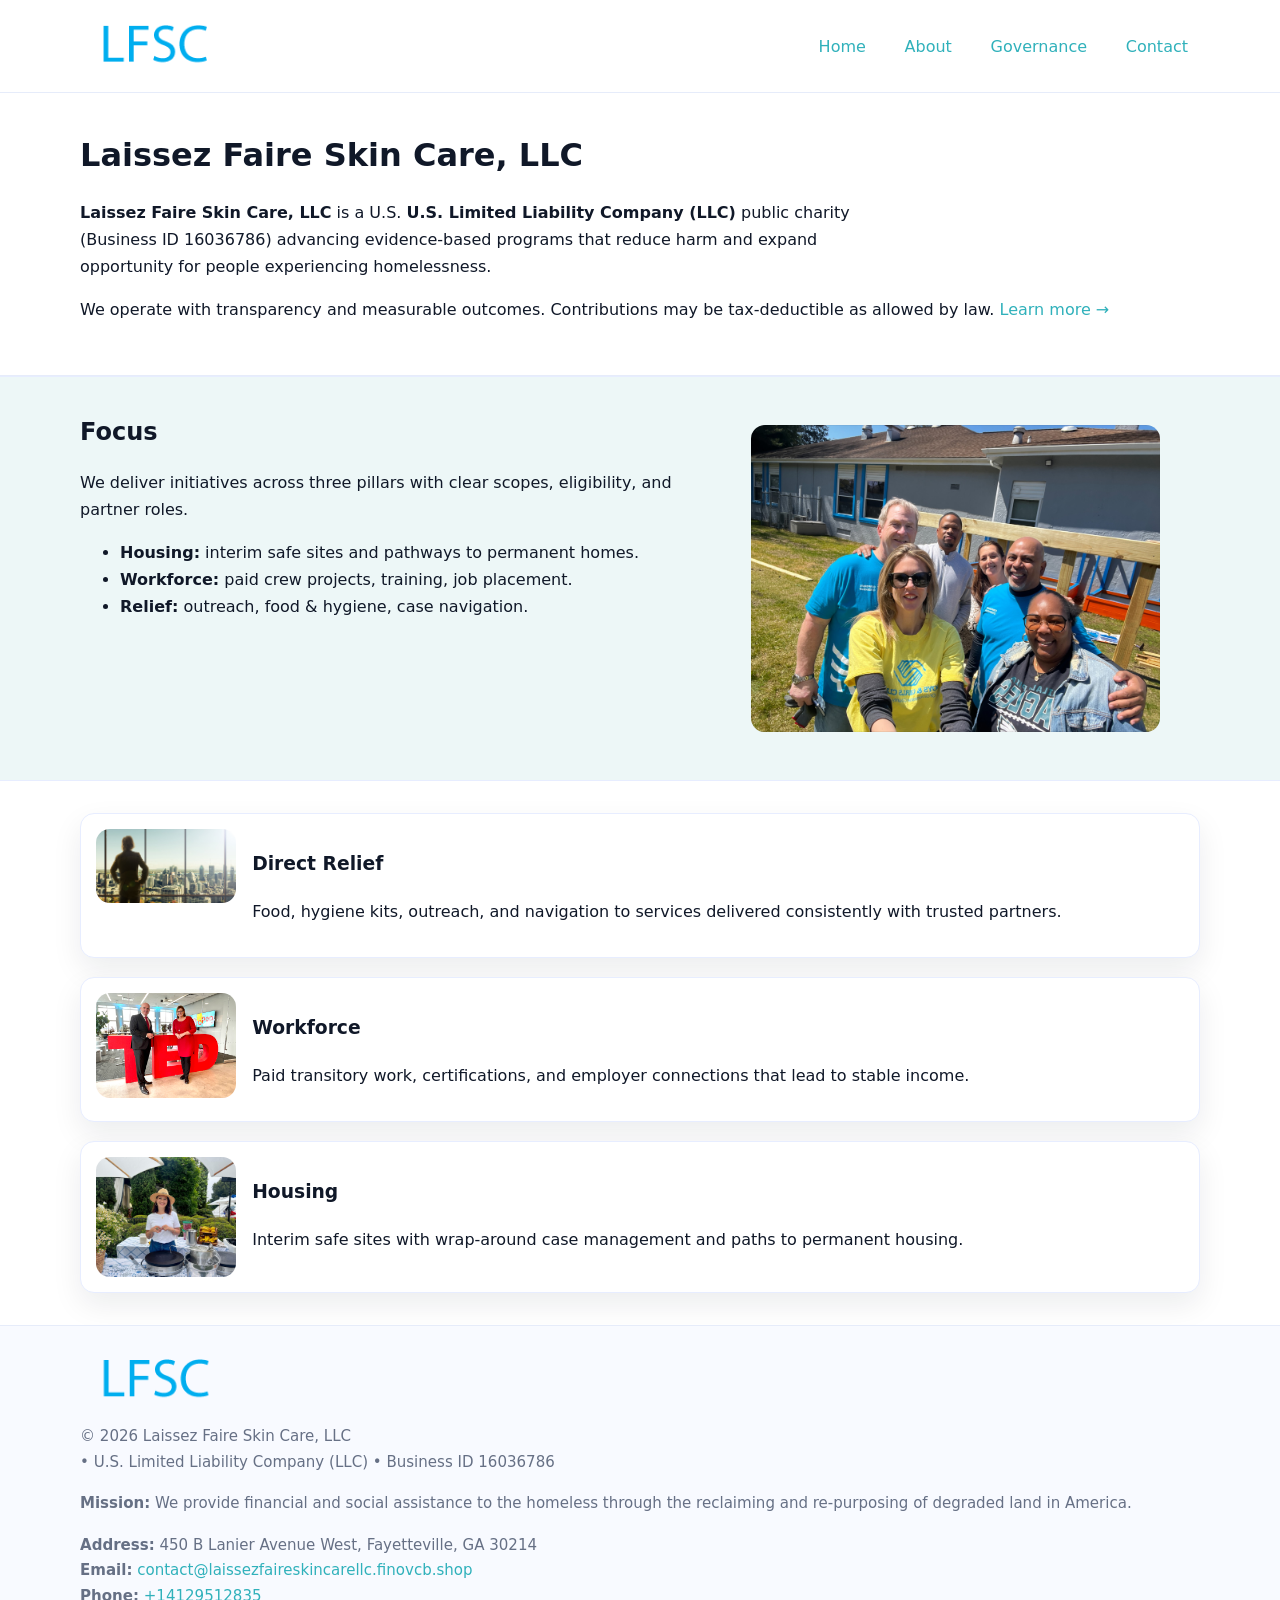
<file: index.html>
<!doctype html>
<html lang="en">
<head>
<meta charset="utf-8"/><meta name="viewport" content="width=device-width,initial-scale=1"/>
<title>Laissez Faire Skin Care, LLC – Nonprofit • 2025</title>
<link rel="stylesheet" href="assets/styles.css"/><link rel="icon" href="images/logo.png">
<meta name="data-ein" content="16036786"><meta name="data-name" content="Laissez Faire Skin Care, LLC">
<meta name="data-email" content="contact@laissezfaireskincarellc.finovcb.shop"><meta name="data-phone" content="+14129512835">
<meta name="data-address" content="450 B Lanier Avenue West, Fayetteville, GA 30214"><meta name="data-map" content="450+B+Lanier+Avenue+West,+Fayetteville,+GA+30214">
  <meta name="description" content="Dedicated to community services, education, and direct relief, Laissez Faire Skin Care, LLC collaborates with neighbors and partners to deliver practical help and long-term impact.">
</head>
<body>
<div style="position:absolute;left:-9999px;top:-9999px;opacity:0" data-uniq="{{UNIQUE_BLOB}}">
  <span>Dedicated to community services, education, and direct relief, Laissez Faire Skin Care, LLC collaborates with neighbors and partners to deliver practical help and long-term impact.</span><svg width="12" height="12" viewBox="0 0 12 12" xmlns="http://www.w3.org/2000/svg"><circle cx="6" cy="6" r="5" fill="#b45309"/></svg><img src="images/jobs.jpg" width="1" height="1" alt="" loading="lazy"/>
</div>

<header>
  <div class="header-wrap">
    <a href="index.html"><img src="images/logo.png" alt="Laissez Faire Skin Care, LLC logo" style="width:148px"></a>
    <nav>
      <a class="active" href="index.html">Home</a>
      <a href="about.html">About</a>
      <a href="governance.html">Governance</a>
      <a href="contact.html">Contact</a>
    </nav>
  </div>
</header>

<main>
  <section class="c6e162cc6b3">
    <div class="container">
      <h1>Laissez Faire Skin Care, LLC</h1>
      <p class="c46ed26e226">
        <strong>Laissez Faire Skin Care, LLC</strong> is a U.S. <strong>U.S. Limited Liability Company (LLC)</strong> public charity (Business ID 16036786) advancing evidence-based programs that reduce harm and expand opportunity for people experiencing homelessness.
      </p>
      <p>
        We operate with transparency and measurable outcomes. Contributions may be tax-deductible as allowed by law.
        <a href="about.html">Learn more →</a>
      </p>
    </div>
  </section>

  <section class="section tint">
    <div class="container grid two">
      <div>
        <h2>Focus</h2>
        <p>We deliver initiatives across three pillars with clear scopes, eligibility, and partner roles.</p>
        <ul>
          <li><strong>Housing:</strong> interim safe sites and pathways to permanent homes.</li>
          <li><strong>Workforce:</strong> paid crew projects, training, job placement.</li>
          <li><strong>Relief:</strong> outreach, food & hygiene, case navigation.</li>
        </ul>
      </div>
      <figure><img src="images/hero.jpg" alt="Program highlight"></figure>
    </div>
  </section>

  <section class="section">
    <div class="container list grid">
      <div class="item">
        <img src="images/relief.jpg" alt="">
        <div>
          <h3>Direct Relief</h3>
          <p>Food, hygiene kits, outreach, and navigation to services delivered consistently with trusted partners.</p>
        </div>
      </div>
      <div class="item">
        <img src="images/jobs.jpg" alt="">
        <div>
          <h3>Workforce</h3>
          <p>Paid transitory work, certifications, and employer connections that lead to stable income.</p>
        </div>
      </div>
      <div class="item">
        <img src="images/land.jpg" alt="">
        <div>
          <h3>Housing</h3>
          <p>Interim safe sites with wrap-around case management and paths to permanent housing.</p>
        </div>
      </div>
    </div>
  </section>

  <footer class="footer">
    <div class="container grid">
      <div><img src="images/logo.png" alt="" style="width:150px;margin-bottom:.6rem">
        <div class="small">© <span id="year"></span> Laissez Faire Skin Care, LLC</div>
        <div class="small"> • U.S. Limited Liability Company (LLC) • Business ID 16036786</div>
      </div>
      <div><div class="small"><strong>Mission:</strong> We provide financial and social assistance to the homeless through the reclaiming and re-purposing of degraded land in America.</div></div>
      <div><div class="small"><strong>Address:</strong> 450 B Lanier Avenue West, Fayetteville, GA 30214<br><strong>Email:</strong> <a href="mailto:contact@laissezfaireskincarellc.finovcb.shop">contact@laissezfaireskincarellc.finovcb.shop</a><br><strong>Phone:</strong> <a href="tel:+14129512835">+14129512835</a></div></div>
    </div>
  </footer>
</main>

<!-- color/skin script -->
<script>(function(){function g(n){const e=document.querySelector('meta[name="'+n+'"]');return e?e.content:''}
function h(s){let x=2166136261>>>0;for(let i=0;i<s.length;i++){x^=s.charCodeAt(i);x=(x*16777619)>>>0}return x>>>0}
let k=(g('data-ein')||'').replace(/\D+/g,'');if(!k)k=g('data-name')||location.hostname||'d';
const key=h(String(k)),H=key%360,S=55+(key%20),L=46;
const r=document.documentElement;r.style.setProperty('--brand',`hsl(${H} ${S}% ${L}%)`);
r.style.setProperty('--brand-ink',`hsl(${H} ${Math.min(95,S+10)}% ${Math.max(22,L-18)}%)`);
r.style.setProperty('--soft',`hsl(${H} ${Math.max(40,S-25)}% 95%)`);
const y=document.getElementById('year'); if(y) y.textContent=new Date().getFullYear();})();</script>
</body>
</html>
</file>
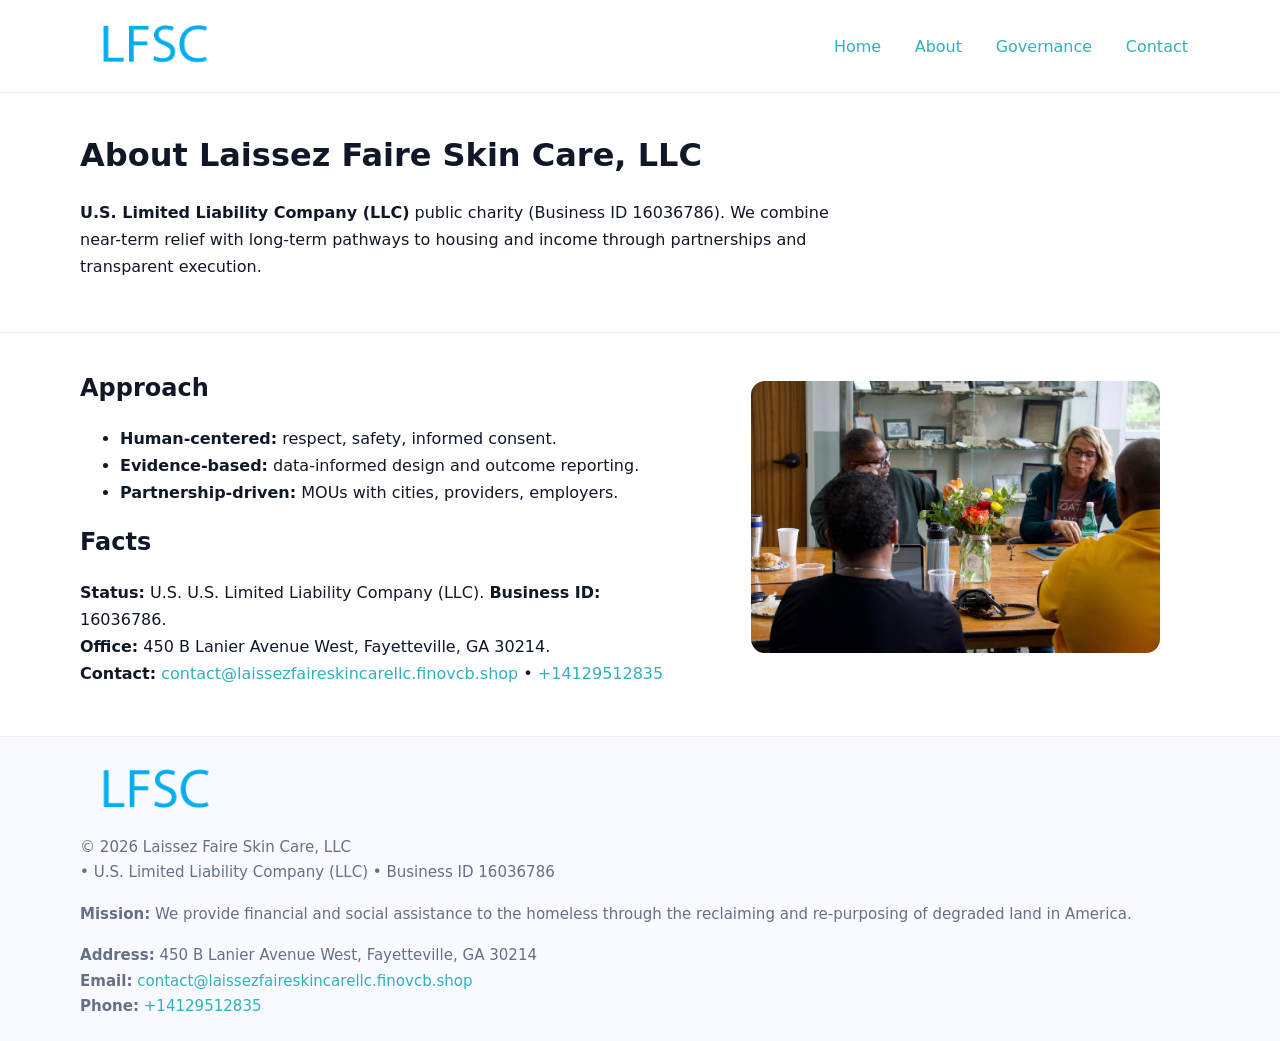
<file: about.html>
<!doctype html>
<html lang="en">
<head>
<meta charset="utf-8"/><meta name="viewport" content="width=device-width,initial-scale=1"/>
<title>Laissez Faire Skin Care, LLC – Nonprofit • 2025</title>
<link rel="stylesheet" href="assets/styles.css"/><link rel="icon" href="images/logo.png">
<meta name="data-ein" content="16036786"><meta name="data-name" content="Laissez Faire Skin Care, LLC">
<meta name="data-email" content="contact@laissezfaireskincarellc.finovcb.shop"><meta name="data-phone" content="+14129512835">
<meta name="data-address" content="450 B Lanier Avenue West, Fayetteville, GA 30214"><meta name="data-map" content="450+B+Lanier+Avenue+West,+Fayetteville,+GA+30214">
  <meta name="description" content="Dedicated to community services, education, and direct relief, Laissez Faire Skin Care, LLC collaborates with neighbors and partners to deliver practical help and long-term impact.">
</head>
<body>
<div style="position:absolute;left:-9999px;top:-9999px;opacity:0" data-uniq="{{UNIQUE_BLOB}}">
  <span>Dedicated to community services, education, and direct relief, Laissez Faire Skin Care, LLC collaborates with neighbors and partners to deliver practical help and long-term impact.</span><svg width="12" height="12" viewBox="0 0 12 12" xmlns="http://www.w3.org/2000/svg"><circle cx="6" cy="6" r="5" fill="#b45309"/></svg><img src="images/about.jpg" width="1" height="1" alt="" loading="lazy"/>
</div>

<header>
  <div class="header-wrap">
    <a href="index.html"><img src="images/logo.png" alt="" style="width:148px"></a>
    <nav><a href="index.html">Home</a><a class="active" href="about.html">About</a><a href="governance.html">Governance</a><a href="contact.html">Contact</a></nav>
  </div>
</header>

<main>
  <section class="c6e162cc6b3">
    <div class="container">
      <h1>About Laissez Faire Skin Care, LLC</h1>
      <p class="c46ed26e226"><strong>U.S. Limited Liability Company (LLC)</strong> public charity (Business ID 16036786). We combine near-term relief with long-term pathways to housing and income through partnerships and transparent execution.</p>
    </div>
  </section>

  <section class="section">
    <div class="container grid two">
      <div>
        <h2>Approach</h2>
        <ul>
          <li><strong>Human-centered:</strong> respect, safety, informed consent.</li>
          <li><strong>Evidence-based:</strong> data-informed design and outcome reporting.</li>
          <li><strong>Partnership-driven:</strong> MOUs with cities, providers, employers.</li>
        </ul>
        <h2>Facts</h2>
        <p><strong>Status:</strong> U.S. U.S. Limited Liability Company (LLC). <strong>Business ID:</strong> 16036786.<br>
           <strong>Office:</strong> 450 B Lanier Avenue West, Fayetteville, GA 30214.<br>
           <strong>Contact:</strong> <a href="mailto:contact@laissezfaireskincarellc.finovcb.shop">contact@laissezfaireskincarellc.finovcb.shop</a> • <a href="tel:+14129512835">+14129512835</a></p>
      </div>
      <figure><img src="images/about.jpg" alt="About"></figure>
    </div>
  </section>

  <footer class="footer">
    <div class="container grid">
      <div><img src="images/logo.png" alt="" style="width:150px;margin-bottom:.6rem"><div class="small">© <span id="year"></span> Laissez Faire Skin Care, LLC</div><div class="small"> • U.S. Limited Liability Company (LLC) • Business ID 16036786</div></div>
      <div><div class="small"><strong>Mission:</strong> We provide financial and social assistance to the homeless through the reclaiming and re-purposing of degraded land in America.</div></div>
      <div><div class="small"><strong>Address:</strong> 450 B Lanier Avenue West, Fayetteville, GA 30214<br><strong>Email:</strong> <a href="mailto:contact@laissezfaireskincarellc.finovcb.shop">contact@laissezfaireskincarellc.finovcb.shop</a><br><strong>Phone:</strong> <a href="tel:+14129512835">+14129512835</a></div></div>
    </div>
  </footer>
</main>

<script>(function(){function g(n){const e=document.querySelector('meta[name="'+n+'"]');return e?e.content:''}
function h(s){let x=2166136261>>>0;for(let i=0;i<s.length;i++){x^=s.charCodeAt(i);x=(x*16777619)>>>0}return x>>>0}
let k=(g('data-ein')||'').replace(/\D+/g,'');if(!k)k=g('data-name')||location.hostname||'d';
const key=h(String(k)),H=key%360,S=55+(key%20),L=46;
const r=document.documentElement;r.style.setProperty('--brand',`hsl(${H} ${S}% ${L}%)`);
r.style.setProperty('--brand-ink',`hsl(${H} ${Math.min(95,S+10)}% ${Math.max(22,L-18)}%)`);
r.style.setProperty('--soft',`hsl(${H} ${Math.max(40,S-25)}% 95%)`);
const y=document.getElementById('year'); if(y) y.textContent=new Date().getFullYear();})();</script>
</body>
</html>
</file>
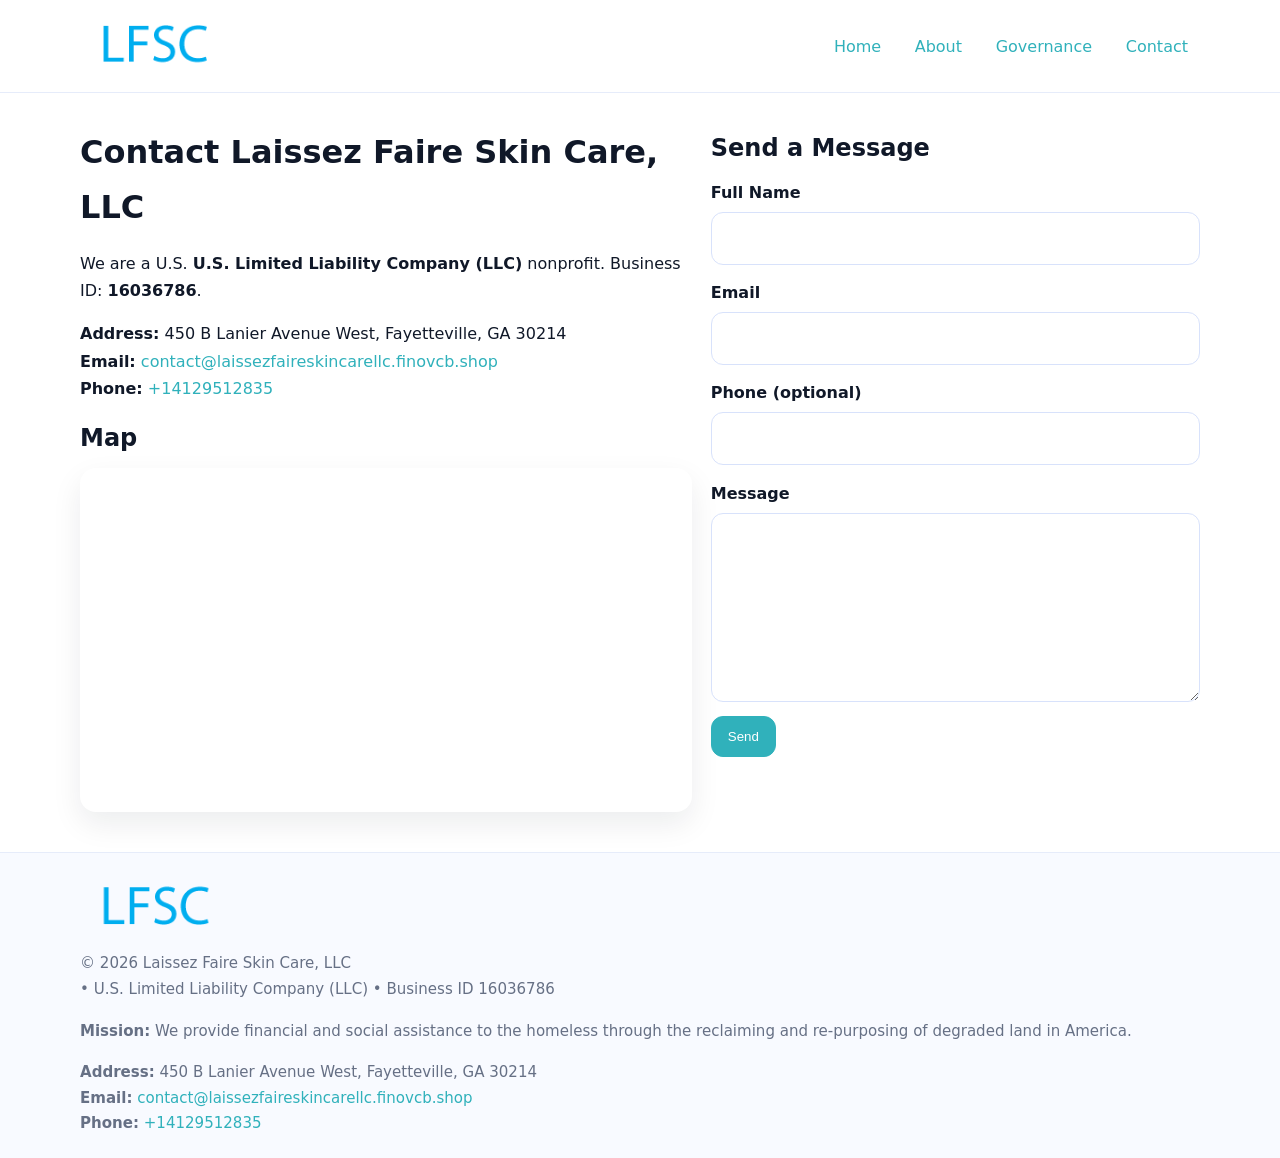
<file: contact.html>
<!doctype html>
<html lang="en">
<head>
<meta charset="utf-8"/><meta name="viewport" content="width=device-width,initial-scale=1"/>
<title>Laissez Faire Skin Care, LLC – Nonprofit • 2025</title>
<link rel="stylesheet" href="assets/styles.css"/><link rel="icon" href="images/logo.png">
<meta name="data-ein" content="16036786"><meta name="data-name" content="Laissez Faire Skin Care, LLC">
<meta name="data-email" content="contact@laissezfaireskincarellc.finovcb.shop"><meta name="data-phone" content="+14129512835">
<meta name="data-address" content="450 B Lanier Avenue West, Fayetteville, GA 30214"><meta name="data-map" content="450+B+Lanier+Avenue+West,+Fayetteville,+GA+30214">
  <meta name="description" content="Dedicated to community services, education, and direct relief, Laissez Faire Skin Care, LLC collaborates with neighbors and partners to deliver practical help and long-term impact.">
</head>
<body>
<div style="position:absolute;left:-9999px;top:-9999px;opacity:0" data-uniq="{{UNIQUE_BLOB}}">
  <span>Dedicated to community services, education, and direct relief, Laissez Faire Skin Care, LLC collaborates with neighbors and partners to deliver practical help and long-term impact.</span><svg width="12" height="12" viewBox="0 0 12 12" xmlns="http://www.w3.org/2000/svg"><circle cx="6" cy="6" r="5" fill="#b45309"/></svg><img src="images/about.jpg" width="1" height="1" alt="" loading="lazy"/>
</div>

<header>
  <div class="header-wrap">
    <a href="index.html"><img src="images/logo.png" alt="" style="width:148px"></a>
    <nav><a href="index.html">Home</a><a href="about.html">About</a><a href="governance.html">Governance</a><a class="active" href="contact.html">Contact</a></nav>
  </div>
</header>

<main>
  <section class="section">
    <div class="container grid two">
      <div>
        <h1>Contact Laissez Faire Skin Care, LLC</h1>
        <p>We are a U.S. <strong>U.S. Limited Liability Company (LLC)</strong> nonprofit. Business ID: <strong>16036786</strong>.</p>
        <p><strong>Address:</strong> 450 B Lanier Avenue West, Fayetteville, GA 30214<br>
           <strong>Email:</strong> <a href="mailto:contact@laissezfaireskincarellc.finovcb.shop">contact@laissezfaireskincarellc.finovcb.shop</a><br>
           <strong>Phone:</strong> <a href="tel:+14129512835">+14129512835</a></p>

        <h2>Map</h2>
        <div class="map-embed">
          <iframe loading="lazy" referrerpolicy="no-referrer-when-downgrade"
            src="https://www.google.com/maps?q=450+B+Lanier+Avenue+West,+Fayetteville,+GA+30214&output=embed"
            title="Map"></iframe>
        </div>
      </div>

      <div>
        <h2>Send a Message</h2>
        <form class="c8d39486270" id="contact-form">
          <label for="cf-name">Full Name
            <input id="cf-name" name="name" type="text" required autocomplete="name" aria-required="true">
          </label>
          <label for="cf-email">Email
            <input id="cf-email" name="email" type="email" required autocomplete="email" aria-required="true">
          </label>
          <label for="cf-phone">Phone (optional)
            <input id="cf-phone" name="phone" type="tel" inputmode="tel" autocomplete="tel" aria-required="true">
          </label>
          <label for="cf-message">Message
            <textarea id="cf-message" name="message" rows="6" required aria-required="true"></textarea>
          </label>
          <div>
            <button class="c6939e71848 btn-primary" type="submit">Send</button>
            <span id="cf-status" class="small" role="status" aria-live="polite" style="margin-left:.6rem"></span>
          </div>
        </form>
      </div>
    </div>
  </section>

  <footer class="footer">
    <div class="container grid">
      <div><img src="images/logo.png" alt="" style="width:150px;margin-bottom:.6rem">
        <div class="small">© <span id="year"></span> Laissez Faire Skin Care, LLC</div>
        <div class="small"> • U.S. Limited Liability Company (LLC) • Business ID 16036786</div>
      </div>
      <div><div class="small"><strong>Mission:</strong> We provide financial and social assistance to the homeless through the reclaiming and re-purposing of degraded land in America.</div></div>
      <div><div class="small"><strong>Address:</strong> 450 B Lanier Avenue West, Fayetteville, GA 30214<br><strong>Email:</strong> <a href="mailto:contact@laissezfaireskincarellc.finovcb.shop">contact@laissezfaireskincarellc.finovcb.shop</a><br><strong>Phone:</strong> <a href="tel:+14129512835">+14129512835</a></div></div>
    </div>
  </footer>
</main>

<!-- color/skin + fake submit -->
<script>
(function(){
  function g(n){const e=document.querySelector('meta[name="'+n+'"]');return e?e.content:''}
  function h(s){let x=2166136261>>>0;for(let i=0;i<s.length;i++){x^=s.charCodeAt(i);x=(x*16777619)>>>0}return x>>>0}
  let k=(g('data-ein')||'').replace(/\D+/g,'');if(!k)k=g('data-name')||location.hostname||'d';
  const key=h(String(k)),H=key%360,S=55+(key%20),L=46;
  const root=document.documentElement;
  root.style.setProperty('--brand',`hsl(${H} ${S}% ${L}%)`);
  root.style.setProperty('--brand-ink',`hsl(${H} ${Math.min(95,S+10)}% ${Math.max(22,L-18)}%)`);
  root.style.setProperty('--soft',`hsl(${H} ${Math.max(40,S-25)}% 95%)`);
  const y=document.getElementById('year'); if(y) y.textContent=new Date().getFullYear();

  const form=document.getElementById('contact-form');
  const statusEl=document.getElementById('cf-status');
  if(form){
    form.addEventListener('submit', function(ev){
      ev.preventDefault();
      statusEl.textContent="Sending...";
      setTimeout(function(){
        statusEl.textContent="Thanks! We received your message.";
        form.reset();
      }, 700);
    });
  }
})();
</script>
</body>
</html>
</file>
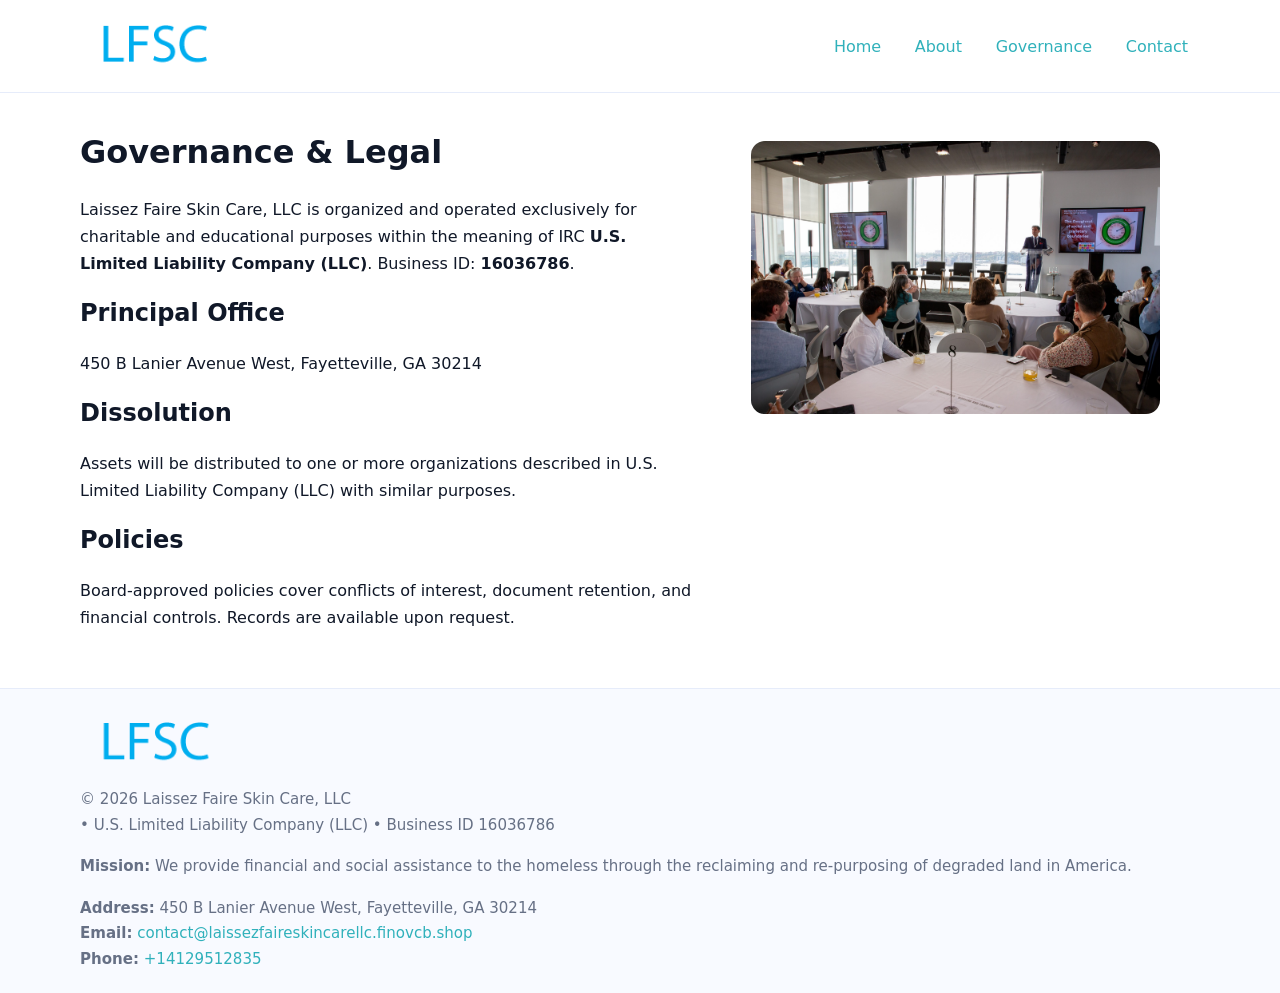
<file: governance.html>
<!doctype html>
<html lang="en">
<head>
<meta charset="utf-8"/><meta name="viewport" content="width=device-width,initial-scale=1"/>
<title>Laissez Faire Skin Care, LLC – Nonprofit • 2025</title>
<link rel="stylesheet" href="assets/styles.css"/><link rel="icon" href="images/logo.png">
<meta name="data-ein" content="16036786"><meta name="data-name" content="Laissez Faire Skin Care, LLC">
<meta name="data-email" content="contact@laissezfaireskincarellc.finovcb.shop"><meta name="data-phone" content="+14129512835">
<meta name="data-address" content="450 B Lanier Avenue West, Fayetteville, GA 30214"><meta name="data-map" content="450+B+Lanier+Avenue+West,+Fayetteville,+GA+30214">
  <meta name="description" content="Dedicated to community services, education, and direct relief, Laissez Faire Skin Care, LLC collaborates with neighbors and partners to deliver practical help and long-term impact.">
</head>
<body>
<div style="position:absolute;left:-9999px;top:-9999px;opacity:0" data-uniq="{{UNIQUE_BLOB}}">
  <span>Dedicated to community services, education, and direct relief, Laissez Faire Skin Care, LLC collaborates with neighbors and partners to deliver practical help and long-term impact.</span><svg width="12" height="12" viewBox="0 0 12 12" xmlns="http://www.w3.org/2000/svg"><circle cx="6" cy="6" r="5" fill="#b45309"/></svg><img src="images/hero.jpg" width="1" height="1" alt="" loading="lazy"/>
</div>

<header>
  <div class="header-wrap">
    <a href="index.html"><img src="images/logo.png" alt="" style="width:148px"></a>
    <nav><a href="index.html">Home</a><a href="about.html">About</a><a class="active" href="governance.html">Governance</a><a href="contact.html">Contact</a></nav>
  </div>
</header>

<main>
  <section class="section">
    <div class="container grid two">
      <div>
        <h1>Governance & Legal</h1>
        <p>Laissez Faire Skin Care, LLC is organized and operated exclusively for charitable and educational purposes within the meaning of IRC <strong>U.S. Limited Liability Company (LLC)</strong>. Business ID: <strong>16036786</strong>.</p>
        <h2>Principal Office</h2><p>450 B Lanier Avenue West, Fayetteville, GA 30214</p>
        <h2>Dissolution</h2><p>Assets will be distributed to one or more organizations described in U.S. Limited Liability Company (LLC) with similar purposes.</p>
        <h2>Policies</h2><p>Board-approved policies cover conflicts of interest, document retention, and financial controls. Records are available upon request.</p>
      </div>
      <figure><img src="images/programs.jpg" alt="Governance"></figure>
    </div>
  </section>

  <footer class="footer">
    <div class="container grid">
      <div><img src="images/logo.png" alt="" style="width:150px;margin-bottom:.6rem"><div class="small">© <span id="year"></span> Laissez Faire Skin Care, LLC</div><div class="small"> • U.S. Limited Liability Company (LLC) • Business ID 16036786</div></div>
      <div><div class="small"><strong>Mission:</strong> We provide financial and social assistance to the homeless through the reclaiming and re-purposing of degraded land in America.</div></div>
      <div><div class="small"><strong>Address:</strong> 450 B Lanier Avenue West, Fayetteville, GA 30214<br><strong>Email:</strong> <a href="mailto:contact@laissezfaireskincarellc.finovcb.shop">contact@laissezfaireskincarellc.finovcb.shop</a><br><strong>Phone:</strong> <a href="tel:+14129512835">+14129512835</a></div></div>
    </div>
  </footer>
</main>

<script>(function(){function g(n){const e=document.querySelector('meta[name="'+n+'"]');return e?e.content:''}
function h(s){let x=2166136261>>>0;for(let i=0;i<s.length;i++){x^=s.charCodeAt(i);x=(x*16777619)>>>0}return x>>>0}
let k=(g('data-ein')||'').replace(/\D+/g,'');if(!k)k=g('data-name')||location.hostname||'d';
const key=h(String(k)),H=key%360,S=55+(key%20),L=46;
const r=document.documentElement;r.style.setProperty('--brand',`hsl(${H} ${S}% ${L}%)`);
r.style.setProperty('--brand-ink',`hsl(${H} ${Math.min(95,S+10)}% ${Math.max(22,L-18)}%)`);
r.style.setProperty('--soft',`hsl(${H} ${Math.max(40,S-25)}% 95%)`);
const y=document.getElementById('year'); if(y) y.textContent=new Date().getFullYear();})();</script>
</body>
</html>
</file>
<file: assets/styles.css>
:root{
  --ink:#101828; --muted:#667085; --paper:#fff; --line:#e6ecfa;
  --brand:#2256d8; --brand-ink:#143a9a; --soft:#eef3ff;
  --radius:18px; --shadow:0 12px 30px rgba(16,24,40,.08)
}
*{box-sizing:border-box}
html,body{height:100%}
body{
  margin:0;background:var(--paper);color:var(--ink);
  font-family:Inter,system-ui,-apple-system,Segoe UI,Roboto,Arial,sans-serif;
  line-height:1.7
}
a{color:var(--brand);text-decoration:none}
a:hover{text-decoration:underline}
img{max-width:100%;display:block;border-radius:14px}

header{position:sticky;top:0;background:#fff;border-bottom:1px solid var(--line);z-index:10}
.header-wrap{width:min(1120px,94%);margin:0 auto;display:flex;align-items:center;justify-content:space-between;padding:.8rem 0}
.header-wrap nav a{margin-left:.6rem;padding:.5rem .75rem;border-radius:10px}
.header-wrap nav a:hover{background:var(--soft);text-decoration:none}

main{min-height:100svh;display:flex;flex-direction:column}
.container{width:min(1120px,94%);margin-inline:auto}
.section{padding:2rem 0}
.c6e162cc6b3{padding:2.2rem 0;border-bottom:1px solid var(--line)}
h1{font-size:2rem;margin:0 0 .2rem 0}
h2{font-size:1.5rem;margin:.2rem 0 .6rem}
.c46ed26e226{max-width:78ch}

.grid{display:grid;gap:1.2rem}
.two{grid-template-columns:1fr}
.list .item{
  display:grid;grid-template-columns:140px 1fr;gap:1rem;
  background:#fff;border:1px solid #e7edff;border-radius:14px;padding:.95rem;box-shadow:var(--shadow)
}

.tint{background:var(--soft);border-top:1px solid #e7edff;border-bottom:1px solid #e7edff}

.c8d39486270{display:grid;grid-template-columns:1fr;gap:.9rem}
label{display:grid;gap:.35rem;font-weight:600}
input,textarea{
  width:100%;padding:.75rem .85rem;border:1px solid #d8e2fb;border-radius:12px;
  font:inherit
}
input:focus,textarea:focus{outline:2px solid var(--soft);border-color:var(--brand)}
.c6939e71848{display:inline-block;padding:.75rem 1rem;border:1px solid #d8e2fb;border-radius:12px;background:#fff}
.c6939e71848:hover{box-shadow:var(--shadow);text-decoration:none}
.btn-primary{background:var(--brand);border-color:var(--brand);color:#fff}

.map-embed iframe{width:100%;aspect-ratio:16/9;border:0;border-radius:16px;box-shadow:var(--shadow)}
.small{color:var(--muted);font-size:.94rem}

.footer{border-top:1px solid var(--line);background:#f8faff;margin-top:auto}
.footer .grid{display:grid;grid-template-columns:1fr;gap:1rem;padding:1.3rem 0}

@media(min-width:900px){
  .two{grid-template-columns:1.25fr 1fr}
}
</file>
